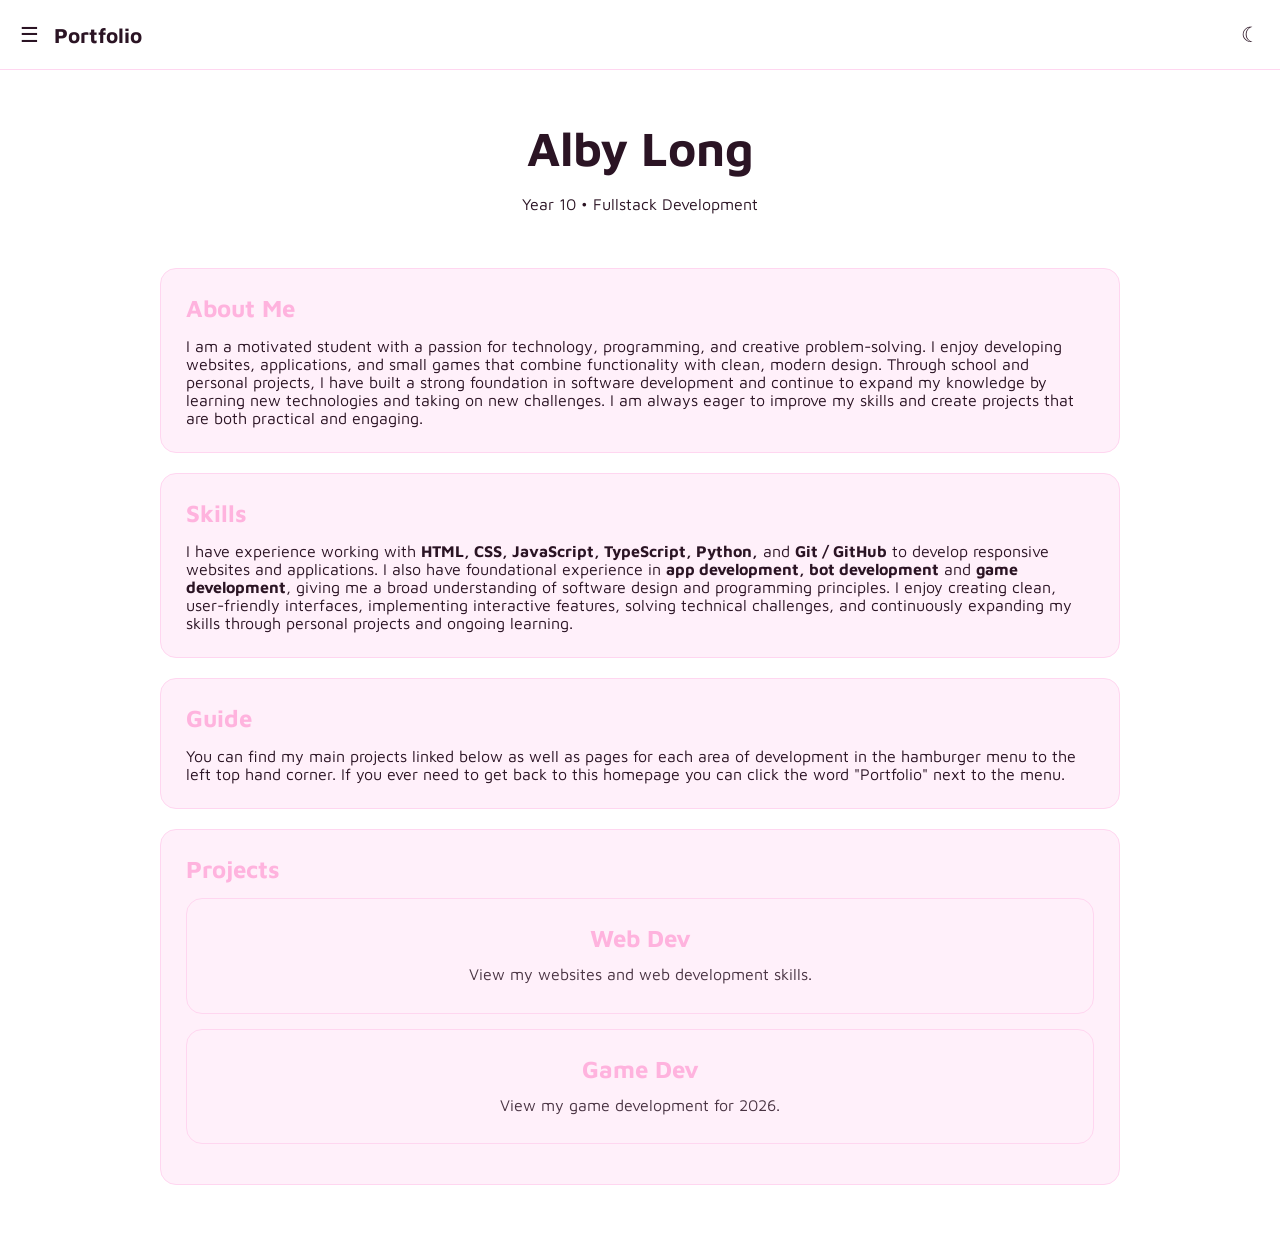
<file: index.html>
<!doctype html>
<html lang="en">
  <head>
    <meta charset="UTF-8" />
    <meta name="viewport" content="width=device-width, initial-scale=1.0" />
    <title>Portfolio | Home</title>
    <link rel="stylesheet" href="style.css" />
    <link rel="preconnect" href="https://fonts.googleapis.com" />
    <link rel="preconnect" href="https://fonts.gstatic.com" crossorigin />
    <link
      href="https://fonts.googleapis.com/css2?family=Maven+Pro:wght@400..900&family=Open+Sans:ital,wght@0,300..800;1,300..800&display=swap"
      rel="stylesheet"
    />
  </head>
  <body>
    <header>
      <div class="left-nav">
        <button class="hamburger" id="menuBtn">☰</button>

        <a href="index.html" class="logo">Portfolio</a>
      </div>

      <button id="themeToggle" class="theme-toggle">☾</button>
    </header>

    <nav id="sidebar">
      <a href="index.html">Home</a>
      <a href="web.html">Web Development</a>
      <a href="game.html">Game Development</a>
    </nav>

    <main>
      <section class="hero">
        <h1>Alby Long</h1>
        <p>Year 10 • Fullstack Development</p>
      </section>

      <section class="card">
        <h2>About Me</h2>
        <p>
          I am a motivated student with a passion for technology, programming,
          and creative problem-solving. I enjoy developing websites,
          applications, and small games that combine functionality with clean,
          modern design. Through school and personal projects, I have built a
          strong foundation in software development and continue to expand my
          knowledge by learning new technologies and taking on new challenges. I
          am always eager to improve my skills and create projects that are both
          practical and engaging.
        </p>
      </section>

      <section class="card">
        <h2>Skills</h2>
        <p>
          I have experience working with
          <strong>HTML, CSS, JavaScript, TypeScript, Python,</strong> and
          <strong>Git / GitHub</strong> to develop responsive websites and
          applications. I also have foundational experience in
          <strong>app development, bot development</strong> and
          <strong>game development</strong>, giving me a broad understanding of
          software design and programming principles. I enjoy creating clean,
          user-friendly interfaces, implementing interactive features, solving
          technical challenges, and continuously expanding my skills through
          personal projects and ongoing learning.
        </p>
      </section>

      <section class="card">
        <h2>Guide</h2>
        <p>
          You can find my main projects linked below as well as pages for each
          area of development in the hamburger menu to the left top hand corner.
          If you ever need to get back to this homepage you can click the word
          "Portfolio" next to the menu.
        </p>
      </section>

      <section class="card">
        <h2>Projects</h2>
        <a class="nav-card" href="web.html">
          <h3>Web Dev</h3>
          <p>View my websites and web development skills.</p>
        </a>
        <a class="nav-card" href="game.html">
          <h3>Game Dev</h3>
          <p>View my game development for 2026.</p>
        </a>
      </section>
    </main>

    <script src="script.js"></script>
  </body>
</html>
</file>
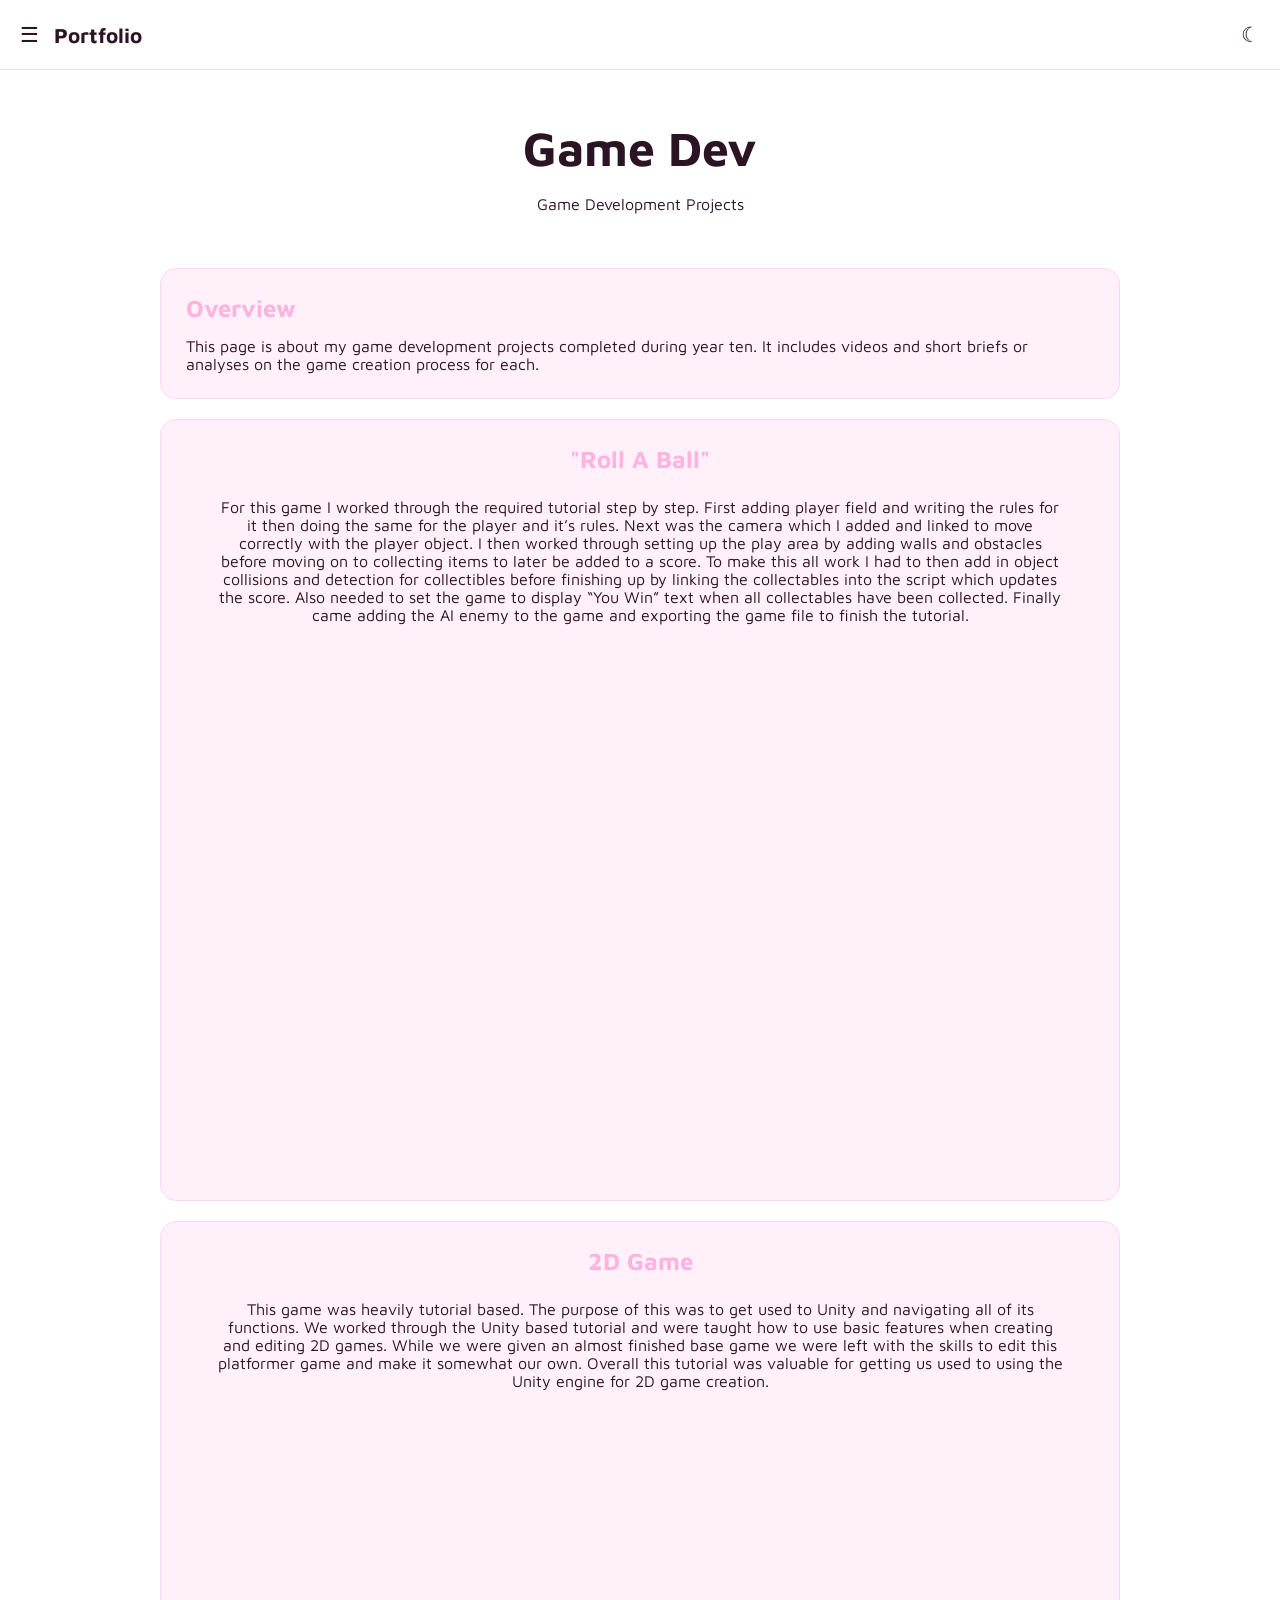
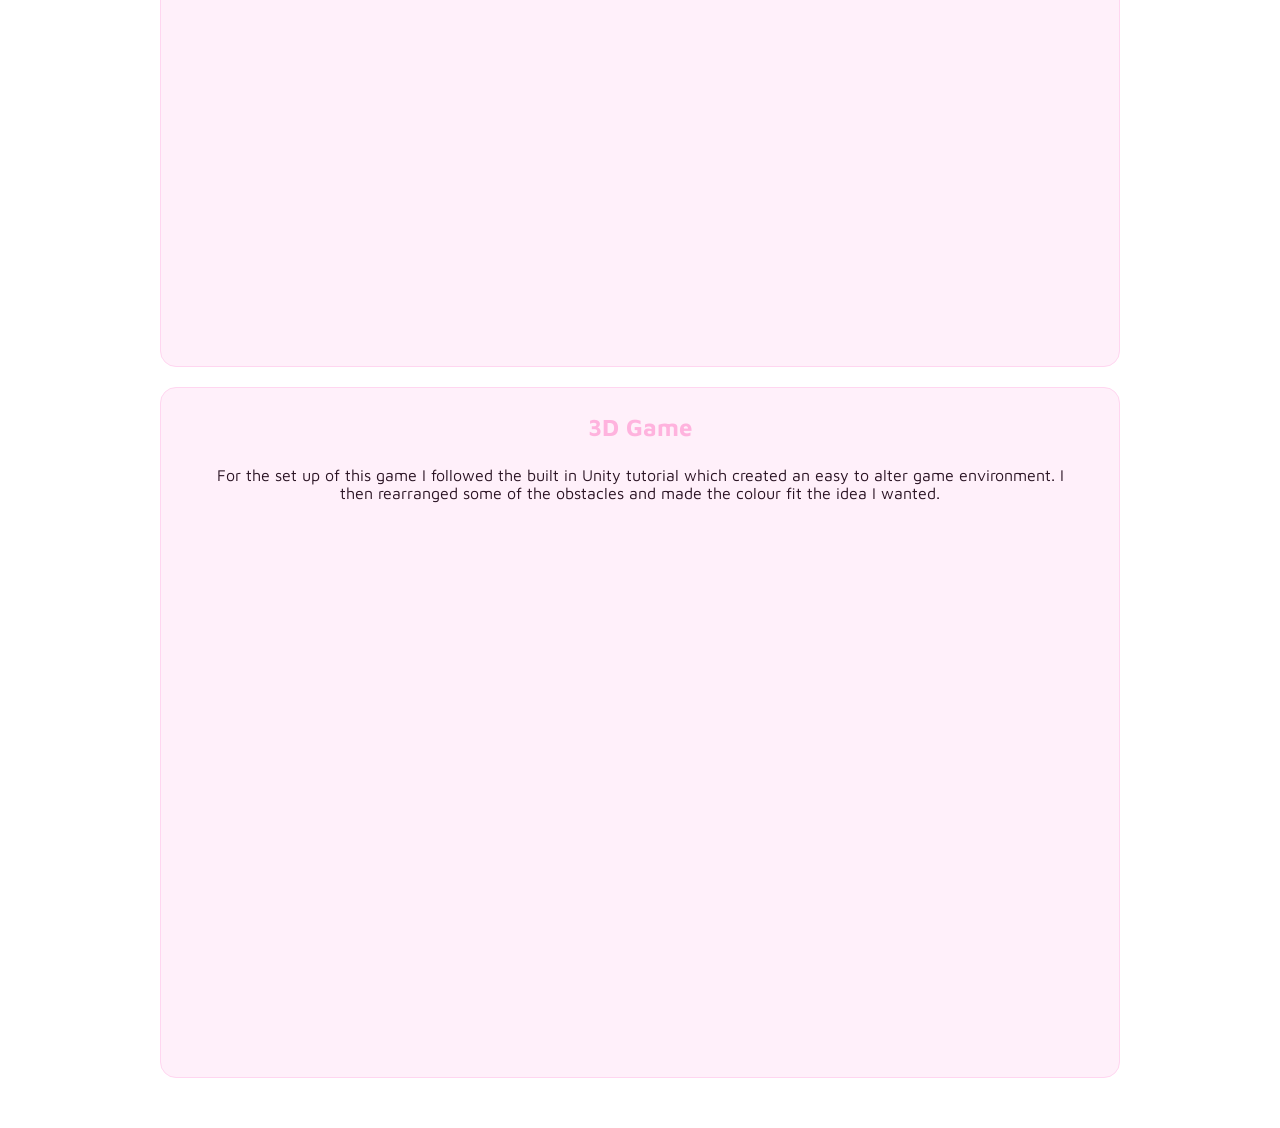
<file: game.html>
<!doctype html>
<html lang="en">
  <head>
    <meta charset="UTF-8" />
    <meta name="viewport" content="width=device-width, initial-scale=1.0" />
    <title>Portfolio | Game Development</title>
    <link rel="stylesheet" href="style.css" />
    <link rel="preconnect" href="https://fonts.googleapis.com" />
    <link rel="preconnect" href="https://fonts.gstatic.com" crossorigin />
    <link
      href="https://fonts.googleapis.com/css2?family=Maven+Pro:wght@400..900&family=Open+Sans:ital,wght@0,300..800;1,300..800&display=swap"
      rel="stylesheet"
    />
  </head>
  <body>
    <header>
      <div class="left-nav">
        <button class="hamburger" id="menuBtn">☰</button>
        <a href="index.html" class="logo">Portfolio</a>
      </div>

      <button id="themeToggle" class="theme-toggle">☾</button>
    </header>

    <nav id="sidebar">
      <a href="index.html">Home</a>
      <a href="web.html">Web Development</a>
      <a href="game.html">Game Development</a>
    </nav>

    <main>
      <section class="hero">
        <h1>Game Dev</h1>
        <p>Game Development Projects</p>
      </section>

      <section class="card">
        <h2>Overview</h2>
        <p>
          This page is about my game development projects completed during year
          ten. It includes videos and short briefs or analyses on the game
          creation process for each.
        </p>
      </section>

      <section class="video-card">
        <h2>"Roll A Ball"</h2>
        <p>
          For this game I worked through the required tutorial step by step.
          First adding player field and writing the rules for it then doing the
          same for the player and it’s rules. Next was the camera which I added
          and linked to move correctly with the player object. I then worked
          through setting up the play area by adding walls and obstacles before
          moving on to collecting items to later be added to a score. To make
          this all work I had to then add in object collisions and detection for
          collectibles before finishing up by linking the collectables into the
          script which updates the score. Also needed to set the game to display
          “You Win” text when all collectables have been collected. Finally came
          adding the AI enemy to the game and exporting the game file to finish
          the tutorial.
        </p>
        <iframe
          class="video"
          src="https://drive.google.com/file/d/1dSZAUj_Uvoa-hLgo1qRXALOh088M2bn7/preview?autoplay=1&mute=1"
          allow="autoplay; encrypted-media"
          allowfullscreen
        >
        </iframe>
      </section>

      <section class="video-card">
        <h2>2D Game</h2>
        <p>
          This game was heavily tutorial based. The purpose of this was to get
          used to Unity and navigating all of its functions. We worked through
          the Unity based tutorial and were taught how to use basic features
          when creating and editing 2D games. While we were given an almost
          finished base game we were left with the skills to edit this
          platformer game and make it somewhat our own. Overall this tutorial
          was valuable for getting us used to using the Unity engine for 2D game
          creation.
        </p>
        <iframe
          src="https://drive.google.com/file/d/1A_pe5SL1phnjWMW93qWxzJg5H4jAUhry/preview?autoplay=1&mute=1"
          class="video"
          allow="autoplay; encrypted-media"
          allowfullscreen
        ></iframe>
      </section>

      <section class="video-card">
        <h2>3D Game</h2>
        <p>
          For the set up of this game I followed the built in Unity tutorial
          which created an easy to alter game environment. I then rearranged
          some of the obstacles and made the colour fit the idea I wanted.
        </p>
        <iframe
          src="https://drive.google.com/file/d/1OsXmJRX972L1pmh8VWVcLHonN5E_BKM1/preview?autoplay=1&mute=1"
          class="video"
          allow="autoplay; encrypted-media"
          allowfullscreen
        ></iframe>
      </section>
    </main>

    <script src="script.js"></script>
  </body>
</html>
</file>
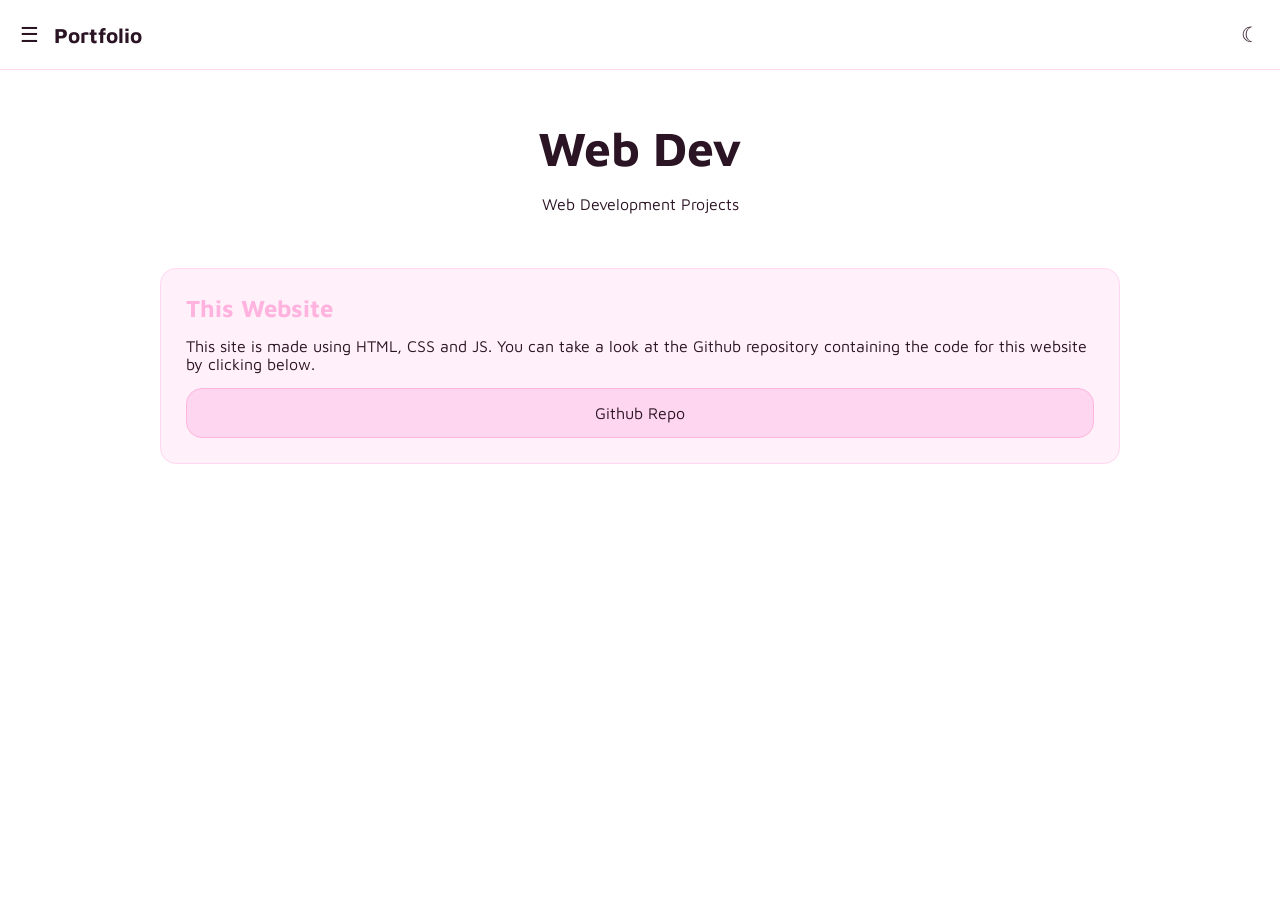
<file: web.html>
<!doctype html>
<html lang="en">
  <head>
    <meta charset="UTF-8" />
    <meta name="viewport" content="width=device-width, initial-scale=1.0" />
    <title>Portfolio | Web Development</title>
    <link rel="stylesheet" href="style.css" />
    <link rel="preconnect" href="https://fonts.googleapis.com" />
    <link rel="preconnect" href="https://fonts.gstatic.com" crossorigin />
    <link
      href="https://fonts.googleapis.com/css2?family=Maven+Pro:wght@400..900&family=Open+Sans:ital,wght@0,300..800;1,300..800&display=swap"
      rel="stylesheet"
    />
  </head>
  <body>
    <header>
      <div class="left-nav">
        <button class="hamburger" id="menuBtn">☰</button>
        <a href="index.html" class="logo">Portfolio</a>
      </div>

      <button id="themeToggle" class="theme-toggle">☾</button>
    </header>

    <nav id="sidebar">
      <a href="index.html">Home</a>
      <a href="web.html">Web Development</a>
      <a href="game.html">Game Development</a>
    </nav>

    <main>
      <section class="hero">
        <h1>Web Dev</h1>
        <p>Web Development Projects</p>
      </section>

      <section class="card">
        <h2>This Website</h2>
        <p>
          This site is made using HTML, CSS and JS. You can take a look at the
          Github repository containing the code for this website by clicking
          below.
        </p>
        <a
          href="https://github.com/albylong/programming"
          class="page-links"
          target="_blank"
          >Github Repo</a
        >
      </section>
    </main>

    <script src="script.js"></script>
  </body>
</html>
</file>
<file: style.css>
:root {
  --bg: #ffffff;
  --surface: #fff0fa;
  --text: #2b1424;
  --accent: #ffb3de;
  --border: #ffd6f0;
}

.dark {
  --bg: #1c1018;
  --surface: #2d1927;
  --text: #ffffff;
  --accent: #ff94d2;
  --border: #4a263f;
}

* {
  margin: 0;
  padding: 0;
  box-sizing: border-box;
}

body {
  background: var(--bg);
  color: var(--text);
  font-family: "Maven Pro", sans-serif;
  transition: 0.3s;
}

header {
  height: 70px;
  border-bottom: 1px solid var(--border);
  display: flex;
  justify-content: space-between;
  align-items: center;
  padding: 0 20px;
  background: var(--bg);
  position: sticky;
  top: 0;
  z-index: 100;
}

.left-nav {
  display: flex;
  align-items: center;
  gap: 15px;
}

.logo {
  text-decoration: none;
  color: var(--text);
  font-size: 1.3rem;
  font-weight: 700;
}

.logo:hover {
  color: var(--accent);
}

.hamburger,
.theme-toggle {
  background: none;
  border: none;
  color: var(--text);
  cursor: pointer;
  font-size: 1.3rem;
}

#sidebar {
  position: fixed;
  left: -250px;
  top: 70px;
  width: 250px;
  height: calc(100vh - 70px);
  background: var(--surface);
  border-right: 1px solid var(--border);
  transition: 0.3s;
  display: flex;
  flex-direction: column;
}

#sidebar.open {
  left: 0;
}

#sidebar a {
  padding: 18px 25px;
  text-decoration: none;
  color: var(--text);
  transition: 0.2s;
}

#sidebar a:hover {
  background: var(--accent);
}

main {
  max-width: 1000px;
  margin: auto;
  padding: 50px 20px;
}

.hero {
  text-align: center;
  margin-bottom: 50px;
}

.hero h1 {
  font-size: 3rem;
  margin-bottom: 15px;
}

.hero p {
  max-width: 700px;
  margin: auto;
  line-height: 1.7;
}

.card {
  background: var(--surface);
  border: 1px solid var(--border);
  border-radius: 16px;
  padding: 25px;
  margin-bottom: 20px;
}

.card h2 {
  margin-bottom: 15px;
  color: var(--accent);
}

.page-links {
  text-decoration: none;
  color: var(--text);

  background: var(--border);
  border: 1px solid var(--accent);
  border-radius: 16px;

  padding: 15px;
  padding-inline: 25px;

  transition:
    transform 0.2s ease,
    border-color 0.2s ease,
    box-shadow 0.2s ease;

  margin-top: 15px;
  display: grid;
  text-align: center;
}

.page-links:hover {
  transform: translateY(-4px);
  border-color: var(--accent);
  box-shadow: 0 10px 30px rgba(244, 194, 215, 0.15);
}

.nav-card {
  text-decoration: none;
  color: var(--text);

  background: var(--surface);
  border: 1px solid var(--border);
  border-radius: 16px;

  padding: 25px;

  transition:
    transform 0.2s ease,
    border-color 0.2s ease,
    box-shadow 0.2s ease;

  margin-bottom: 15px;

  display: grid;
  place-items: center;
  text-align: center;
}

.nav-card:hover {
  transform: translateY(-4px);
  border-color: var(--accent);
  box-shadow: 0 10px 30px rgba(244, 194, 215, 0.15);
}

.dark .nav-card:hover {
  box-shadow: 0 10px 30px rgba(255, 182, 217, 0.08);
}

.nav-card h3 {
  margin-bottom: 10px;
  color: var(--accent);
  font-size: 1.5rem;
}

.nav-card p {
  line-height: 1.6;
  color: var(--text);
  opacity: 0.85;
}

.video-card {
  margin-top: 20px;
  background: var(--surface);
  border: 1px solid var(--border);
  border-radius: 16px;
  padding: 25px;

  display: grid;
  place-items: center;
  text-align: center;
}

.video-card h2 {
  margin-bottom: 15px;
  color: var(--accent);
  width: 100%;
}

.video-card p {
  padding: 30px;
  padding-top: 10px;
  margin-bottom: 10px;
}

.video {
  width: 100%;
  max-width: 100%;
  aspect-ratio: 16 / 9;
  border-radius: 10px;
  border: none;
  display: block;
}

.quote {
  font-size: 105%;
  font-weight: 500;
}

.subtext {
  font-size: 85%;
}

.btn {
  display: inline-block;
  background-color: var(--accent);
  color: #ffffff;
  text-decoration: none;
  padding: 12px 24px;
  font-family: "Maven Pro", sans-serif;
  font-weight: 600;
  border-radius: 8px;
  margin-top: 10px;
  transition:
    background-color 0.3s ease,
    transform 0.2s ease;
  box-shadow: 0 4px 6px rgba(0, 0, 0, 0.1);
}

.btn:hover {
  transform: translateY(-2px);
  color: #ffffff;
}

.btn:active {
  transform: translateY(0);
}
</file>
